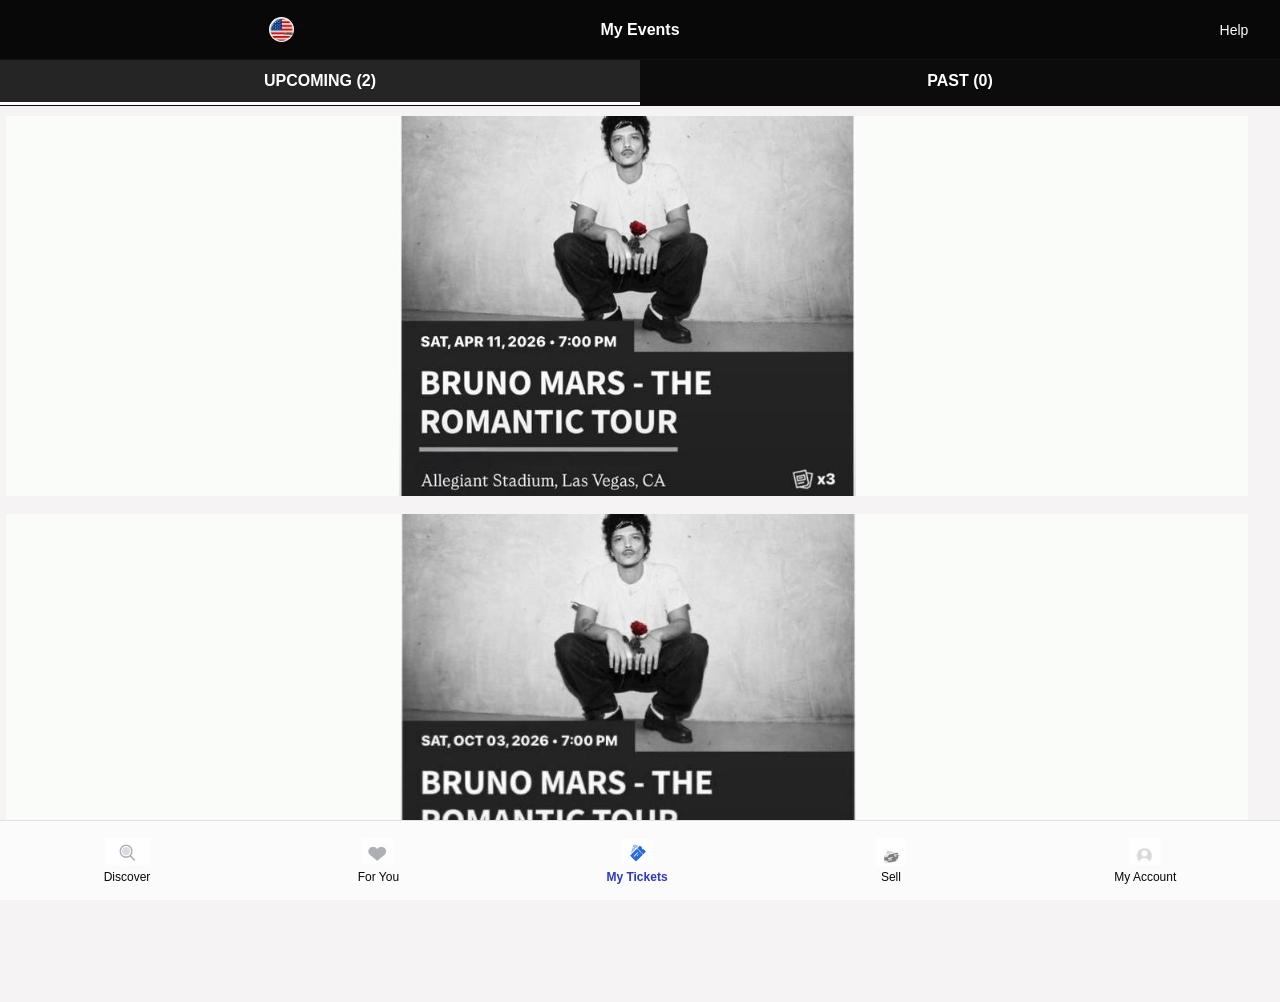
<file: index.html>
<!DOCTYPE html>
<html lang="en">
<head>
  <meta charset="UTF-8" />
  <meta name="viewport" content="width=device-width, initial-scale=1.0"/>
  <title>My Tickets</title>
  <link rel="stylesheet" href="fontawesome/fontawesome-free-6.7.2-web/css/all.min.css">
  <link rel="stylesheet" href="https://fonts.googleapis.com/css2?family=Material+Symbols+Outlined:opsz,wght,FILL,GRAD@24,400,0,0" />
  <link rel="stylesheet" href="css/ticket.css">
  <link rel="manifest" href="manifest.json">
  <meta name="theme-color" content="rgb(7, 7, 7)">
</head>
<body>

  <!-- SCREEN 1 -->
  <div class="screen active" id="screen1">

    <!-- 🔹 TOP NAV -->
    <header class="top-nav">
      <div class="top-left">
        <img src="image/usa1.jpg" alt="US" class="flag-icon">
      </div>
      <div class="top-title">My Events</div>
      <div class="top-right">
        <a href="#" class="help-link">Help</a>
      </div>
    </header>

    <!-- 🔹 TABS -->
    <div class="tabs">
      <div class="active">UPCOMING (2)</div>
      <div>PAST (0)</div>
    </div>

    <!-- 🔹 EVENT CARDS -->
    <div class="event-card" onclick="location.href='../menu.html'" style="margin-top: 10px;">
      <img src="image/29.jpeg" alt="BLAZE Event"  style="width: 100%; height: 120%;" >
      <div class="event-info"></div>
    </div>

    <div class="event-card" onclick="location.href='../seat.html'" >
      <img src="image/47.jpeg" alt="JADE Event" style="width: 100%; height: 120%;">
      <div class="event-info"></div>
    </div>


   

    <!-- 🔹 BOTTOM NAV (Picture-Ready) -->
    <footer class="bottom-nav">
      <div class="nav-item">
        <img src="image/Discover.jpeg" alt="Discover" class="nav-icon" style="width: 45px;">
        <span>Discover</span>
      </div>
      <div class="nav-item">
        <img src="image/for you.jpeg" alt="For You" class="nav-icon">
        <span>For You</span>
      </div>
      <div class="nav-item active">
        <img src="image/tickest.jpeg" alt="My Tickets" class="nav-icon">
        <span>My Tickets</span>
      </div>
      <div class="nav-item">
        <img src="image/sell.jpeg" alt="Sell" class="nav-icon">
        <span>Sell</span>
      </div>
      <a href="../php/update.php">
        <div class="nav-item">
          <img src="image/myaccount.jpeg" alt="My Account" class="nav-icon">
          <span>My Account</span>
        </div>
      </a>
    </footer>

  </div>

  <script>
    if ("serviceWorker" in navigator) {
      navigator.serviceWorker.register("../service-worker.js")
        .then(() => console.log("✅ Service Worker registered"))
        .catch(err => console.log("❌ SW registration failed:", err));
    }
  </script>
</body>
</html>
</file>
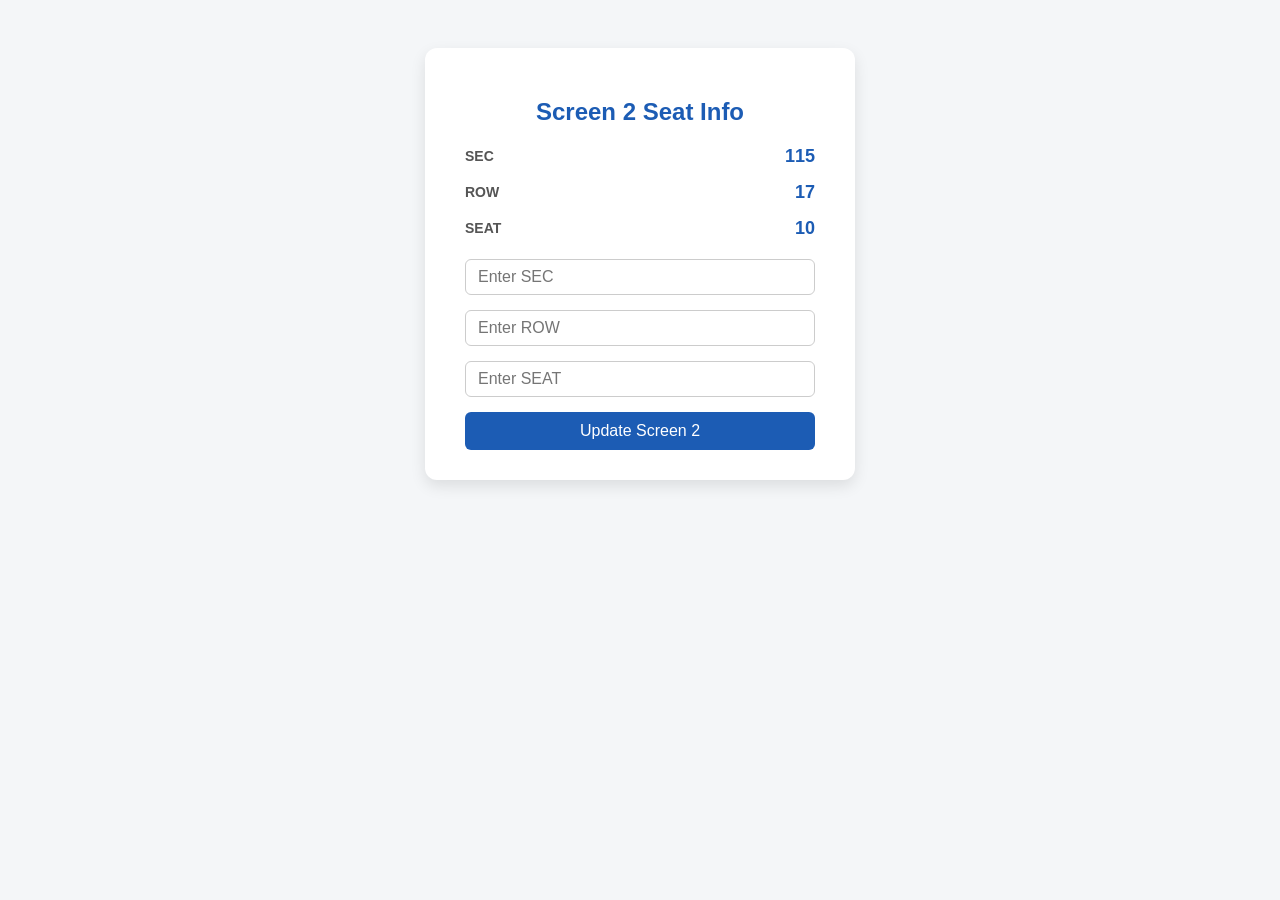
<file: css/HTML/fix.html>
<!DOCTYPE html>
<html lang="en">
<head>
<meta charset="UTF-8">
<meta name="viewport" content="width=device-width, initial-scale=1.0">
<title>Screen 2 Seat Update</title>
<style>
  body {
    font-family: Arial, sans-serif;
    background: #f4f6f8;
    display: flex;
    justify-content: center;
    align-items: flex-start;
    padding: 40px;
  }

  .screen2-container {
    background: #fff;
    border-radius: 12px;
    padding: 30px 40px;
    box-shadow: 0 6px 15px rgba(0,0,0,0.1);
    width: 350px;
  }

  .screen2-container h2 {
    text-align: center;
    margin-bottom: 20px;
    color: #1c5cb4;
  }

  .ticket-info {
    display: flex;
    justify-content: space-between;
    margin-bottom: 15px;
    align-items: center;
  }

  .ticket-info h5 {
    margin: 0;
    font-size: 14px;
    color: #555;
  }

  .ticket-info h4 {
    margin: 0;
    font-size: 18px;
    color: #1c5cb4;
  }

  form {
    display: flex;
    flex-direction: column;
    gap: 15px;
    margin-top: 20px;
  }

  input[type="text"] {
    padding: 8px 12px;
    border-radius: 6px;
    border: 1px solid #ccc;
    font-size: 16px;
  }

  button {
    padding: 10px;
    border-radius: 6px;
    border: none;
    background: #1c5cb4;
    color: #fff;
    font-size: 16px;
    cursor: pointer;
    transition: background 0.2s;
  }

  button:hover {
    background: #154a8a;
  }
</style>
</head>
<body>

<div class="screen2-container" id="screen2">
  <h2>Screen 2 Seat Info</h2>

  <div class="ticket-info ticket-sec">
    <h5>SEC</h5>
    <h4 id="sec-display">115</h4>
  </div>

  <div class="ticket-info ticket-row">
    <h5>ROW</h5>
    <h4 id="row-display">17</h4>
  </div>

  <div class="ticket-info ticket-seat">
    <h5>SEAT</h5>
    <h4 id="seat-display">10</h4>
  </div>

  <form id="seat-form">
    <input type="text" id="sec-input" placeholder="Enter SEC">
    <input type="text" id="row-input" placeholder="Enter ROW">
    <input type="text" id="seat-input" placeholder="Enter SEAT">
    <button type="submit">Update Screen 2</button>
  </form>
</div>

<script>
  // ---------- SCREEN 2 DOTS SCROLL ANIMATION ----------
  const screen2 = document.getElementById('screen2');
  const dots = screen2?.querySelector('.dots');

  if (dots) {
    dots.style.animationPlayState = "paused";
    const observer = new IntersectionObserver(entries => {
      entries.forEach(entry => {
        if (entry.isIntersecting) {
          dots.style.animationPlayState = "running";
          dots.classList.add("active");
        } else {
          dots.style.animationPlayState = "paused";
          dots.classList.remove("active");
        }
      });
    }, { threshold: 0.2 });
    observer.observe(dots);
  }

  // ---------- SCREEN 2 FORM FUNCTIONALITY ----------
  const secDisplay = document.getElementById('sec-display');
  const rowDisplay = document.getElementById('row-display');
  const seatDisplay = document.getElementById('seat-display');

  const seatForm = document.getElementById('seat-form');
  const secInput = document.getElementById('sec-input');
  const rowInput = document.getElementById('row-input');
  const seatInput = document.getElementById('seat-input');

  seatForm.addEventListener('submit', (e) => {
    e.preventDefault();

    if (secInput.value) secDisplay.textContent = secInput.value;
    if (rowInput.value) rowDisplay.textContent = rowInput.value;
    if (seatInput.value) seatDisplay.textContent = seatInput.value;

    secInput.value = '';
    rowInput.value = '';
    seatInput.value = '';
  });

  // ---------- SCREEN 3, 4, 5 FUNCTIONALITY ----------
  const screen3 = document.getElementById('screen3');
  const screen4 = document.getElementById('screen4');
  const screen5 = document.getElementById('screen5');

  const selectedCount = screen3?.querySelector('#selected-count');

  const seats = screen3 ? screen3.querySelectorAll('.seat-card') : [];

  function updateScreen4Count() {
    if(!screen4) return;
    const selectedSeats = screen3.querySelectorAll('.seat-card.selected').length;
    const ticketDetails = screen4.querySelector('.ticket-details');
    const submitBtn = screen4.querySelector('.submit-btn');
    if(ticketDetails) ticketDetails.innerHTML = `<br />${selectedSeats} Tickets Selected<br />`;
    if(submitBtn) submitBtn.textContent = `TRANSFER ${selectedSeats} TICKETS`;
  }

  seats.forEach(seat => {
    seat.addEventListener('click', () => {
      seat.classList.toggle('selected');
      if(selectedCount) selectedCount.textContent = `${screen3.querySelectorAll('.seat-card.selected').length} Selected`;
      updateScreen4Count();
    });
  });

  document.querySelectorAll('.transfer-btn').forEach(btn => {
    btn.addEventListener('click', () => {
      screen3?.classList.add('show');
    });
  });

  const transferLink = screen3?.querySelector('.transfer-link');
  transferLink?.addEventListener('click', (e) => {
    e.preventDefault();
    screen3?.classList.remove('show');
    screen4?.classList.add('show');
    updateScreen4Count();
  });

  screen4?.querySelector('.back-btn')?.addEventListener('click', (e) => {
    e.preventDefault();
    screen4.classList.remove('show');
    screen3.classList.add('show');
  });

  document.querySelectorAll('.view-ticket').forEach(btn => {
    btn.addEventListener('click', () => {
      screen5?.classList.add('show');
    });
  });

  screen3?.querySelector('.fa-times')?.addEventListener('click', () => {
    screen3.classList.remove('show');
  });

  screen5?.querySelector('.fa-times')?.addEventListener('click', () => {
    screen5.classList.remove('show');
  });

  

</script>

</body>
</html>
</file>
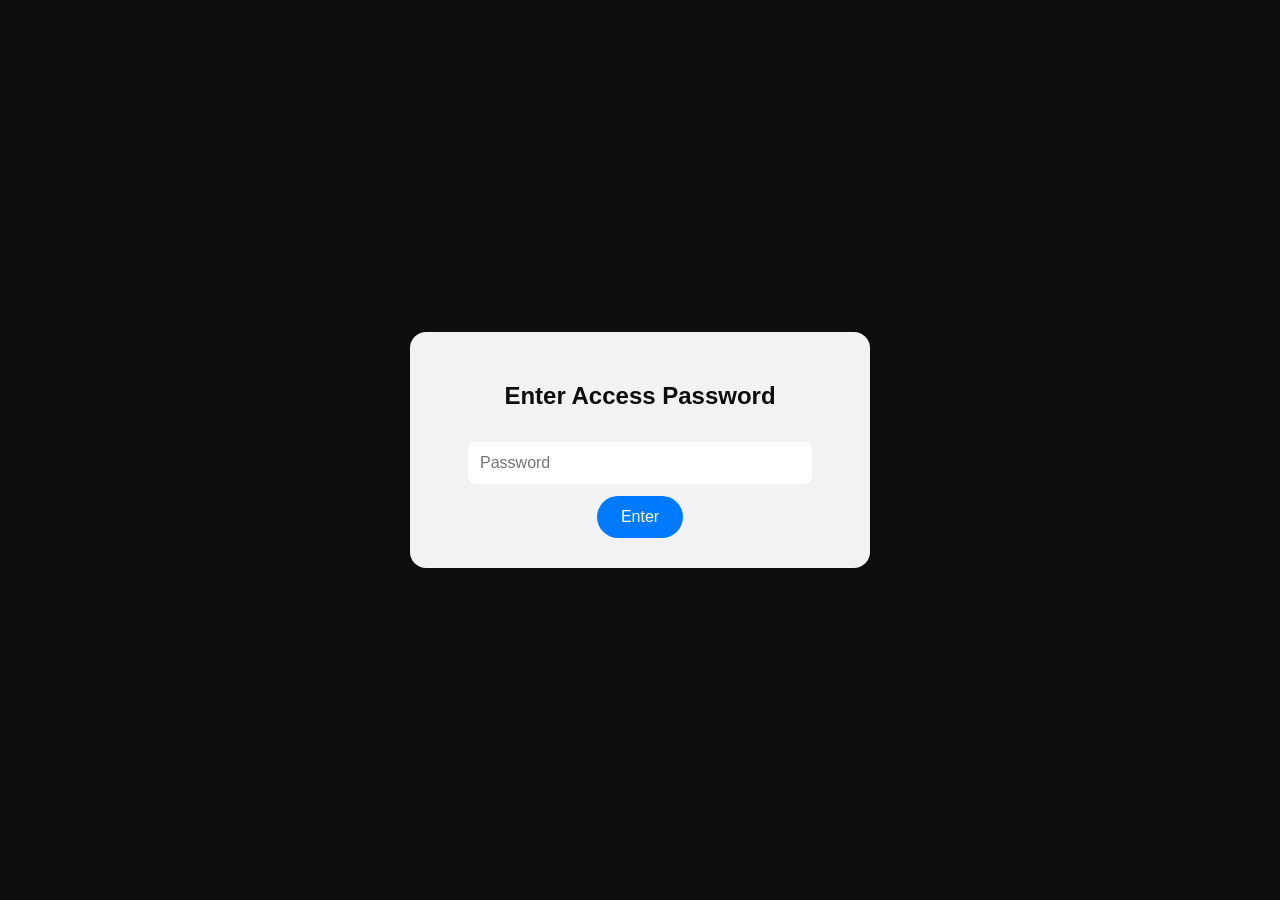
<file: css/HTML/password.html>
<!DOCTYPE html>
<html lang="en">
<head>
  <meta charset="UTF-8">
  <meta name="viewport" content="width=device-width, initial-scale=1.0">
  <title>Enter Password</title>
  <style>
    body {
      margin: 0;
      font-family: "Inter", sans-serif;
      background: #0d0d0e;
      display: flex;
      align-items: center;
      justify-content: center;
      height: 100vh;
    }

    .password-box {
      background: #f2f2f5;
      padding: 30px;
      border-radius: 16px;
      text-align: center;
      width: 90%;
      max-width: 400px;
    }

    .password-box h2 {
      color: rgb(14, 13, 13);
      margin-bottom: 20px;
    }

    .password-box input {
      width: 80%;
      padding: 12px;
      margin: 12px 0;
      border-radius: 8px;
      border: none;
      outline: none;
      font-size: 16px;
    }

    .password-box button {
      padding: 12px 24px;
      background: #007bff;
      color: white;
      border: none;
      border-radius: 30px;
      cursor: pointer;
      font-size: 16px;
    }

    #password-error {
      color: #ff5555;
      margin-top: 12px;
      display: none;
      font-size: 14px;
    }
  </style>
</head>
<body>
  <div class="password-box">
    <h2>Enter Access Password</h2>
    <input type="password" id="password-input" placeholder="Password">
    <button id="password-submit">Enter</button>
    <p id="password-error">Invalid password. Try again.</p>
  </div>

  <script>
    const VALID_PASSWORD = "emma.com10";

    const passwordInput = document.getElementById("password-input");
    const passwordSubmit = document.getElementById("password-submit");
    const passwordError = document.getElementById("password-error");

    function checkPassword() {
      if (passwordInput.value.trim() === VALID_PASSWORD) {
        // Redirect to your actual page
        window.location.href = "index.html";
      } else {
        passwordError.style.display = "block";
        passwordInput.value = "";
      }
    }

    passwordSubmit.addEventListener("click", checkPassword);

    // Also allow pressing Enter
    passwordInput.addEventListener("keydown", (e) => {
      if (e.key === "Enter") checkPassword();
    });
  </script>
</body>
</html>
</file>
<file: css/ticket.css>
/* ---------- GLOBAL RESET ---------- */
* {
  box-sizing: border-box;
}

html, body {
  height: auto;
  overflow-y: auto;
}

body {
  margin: 0;
  padding: 0;
  padding-bottom: 90px; /* SPACE FOR FIXED BOTTOM NAV */
  font-family: "Inter", sans-serif;
  background: #f5f3f3;
  color: #0c0c0c;
}

/* ---------- TOP NAV ---------- */
.top-nav {
  position: sticky;
  top: 0;
  z-index: 200;
  display: flex;
  align-items: center;
  justify-content: space-between;
  height: 60px;
  padding: 0 16px;
  background: linear-gradient(180deg, rgba(3, 3, 3, 0.98), rgba(3, 3, 3, 0.98));
  border-bottom: 1px solid rgba(255,255,255,0.05);
  backdrop-filter: blur(4px);
  color: #fff;
}

.top-left, .top-right {
  min-width: 60px;
  display: flex;
  align-items: center;
  justify-content: center;
}

.flag-icon {
  width: 25px;
  height: 25px;
  border-radius: 100%;
  object-fit: cover;
margin-right: -470px;
}

.top-title {
  position: absolute;
  left: 50%;
  transform: translateX(-50%);
  font-weight: 600;
  font-size: 16px;
}

.help-link {
  color: #fff;
  font-size: 14px;
  text-decoration: none;
}

/* ---------- TABS ---------- */
.tabs {
  position: sticky;
  top: 60px;
  z-index: 190;
  display: flex;
  background: #0c0c0c;
  border-bottom: 1px solid rgba(7, 7, 7, 0.1);
}

.tabs div {
  flex: 1;
  text-align: center;
  padding: 12px 0;
  font-weight: 600;
  color: #fff;
  cursor: pointer;
}

.tabs .active {
  background: rgba(255,255,255,0.1);
  border-bottom: 3px solid #fff;
}

/* ---------- EVENTS ---------- */
.events-container {
  padding: 15px;
}

.event-card {
  overflow: hidden;
  margin-bottom: 18px;
  cursor: pointer;
  transition: transform 0.2s ease, box-shadow 0.2s ease;
  height: 380px;       /* you can adjust this height */
  width: 97%;
  margin-left: 6px;
  background-color: rgb(250, 252, 250);
  display: flex;
  justify-content: center;
  align-items: center;
}

.event-card:hover {
  transform: scale(1.02);
 
}

.event-card img {
  max-width: 110%;
  max-height: 110%;
  object-fit: contain;   /* shows full image without cropping */
  display: block;
  margin-left: 30px;
}

.event-info {
  padding: 10px 14px 16px;
}

/* ---------- BOTTOM NAV ---------- */
.bottom-nav {
  position: fixed;
  bottom: 0;
  left: 0;
  width: 100%;
  height: 80px;
  background: #fcfbfb;
  display: flex;
  justify-content: space-around;
  align-items: center;
  border-top: 1px solid rgba(0,0,0,0.1);
  z-index: 300;
}

.nav-item {
  text-align: center;
  font-size: 12px;
  color: #080808;
  display: flex;
  flex-direction: column;
  align-items: center;
  cursor: pointer;
}

.nav-item img.nav-icon {
  width: 32px;
  height: 28px;
  margin-bottom: 4px;
  object-fit: contain;
}

.nav-item.active {
  color: #2a39be;
  font-weight: 600;
}

a {
  text-decoration: none;
}

/* ---------- RESPONSIVE ---------- */

/* Large phones / small tablets */
@media (max-width: 768px) {
  .bottom-nav {
    height: 72px;
  }

  .nav-item img.nav-icon {
    width: 28px;
    height: 26px;
  }

  .nav-item span {
    font-size: 11px;
  }
}

/* Normal phones */
@media (max-width: 480px) {
  .bottom-nav {
    height: 68px;
  }

  .nav-item img.nav-icon {
    width: 24px;
    height: 24px;
  }

  .nav-item span {
    font-size: 10.5px;
  }
}

/* Small phones */
@media (max-width: 360px) {
  .bottom-nav {
    height: 64px;
  }

  .nav-item img.nav-icon {
    width: 20px;
    height: 20px;
  }

  .nav-item span {
    font-size: 9.5px;
  }
}

/* ----------- FIX HORIZONTAL SCROLL ON IPHONES ----------- */
@media only screen 
  and (min-device-width: 320px) 
  and (max-device-width: 812px) 
  and (-webkit-min-device-pixel-ratio: 2) {

  html, body {
    overflow-x: hidden;
    width: 100%;
    max-width: 100vw;
  }

  /* Make wide elements fit inside viewport */
  .event-card {
    width: 100% !important;
    margin-left: 0 !important;
  }

  .flag-icon {
    margin-left: 0 !important;
  }
}
</file>
